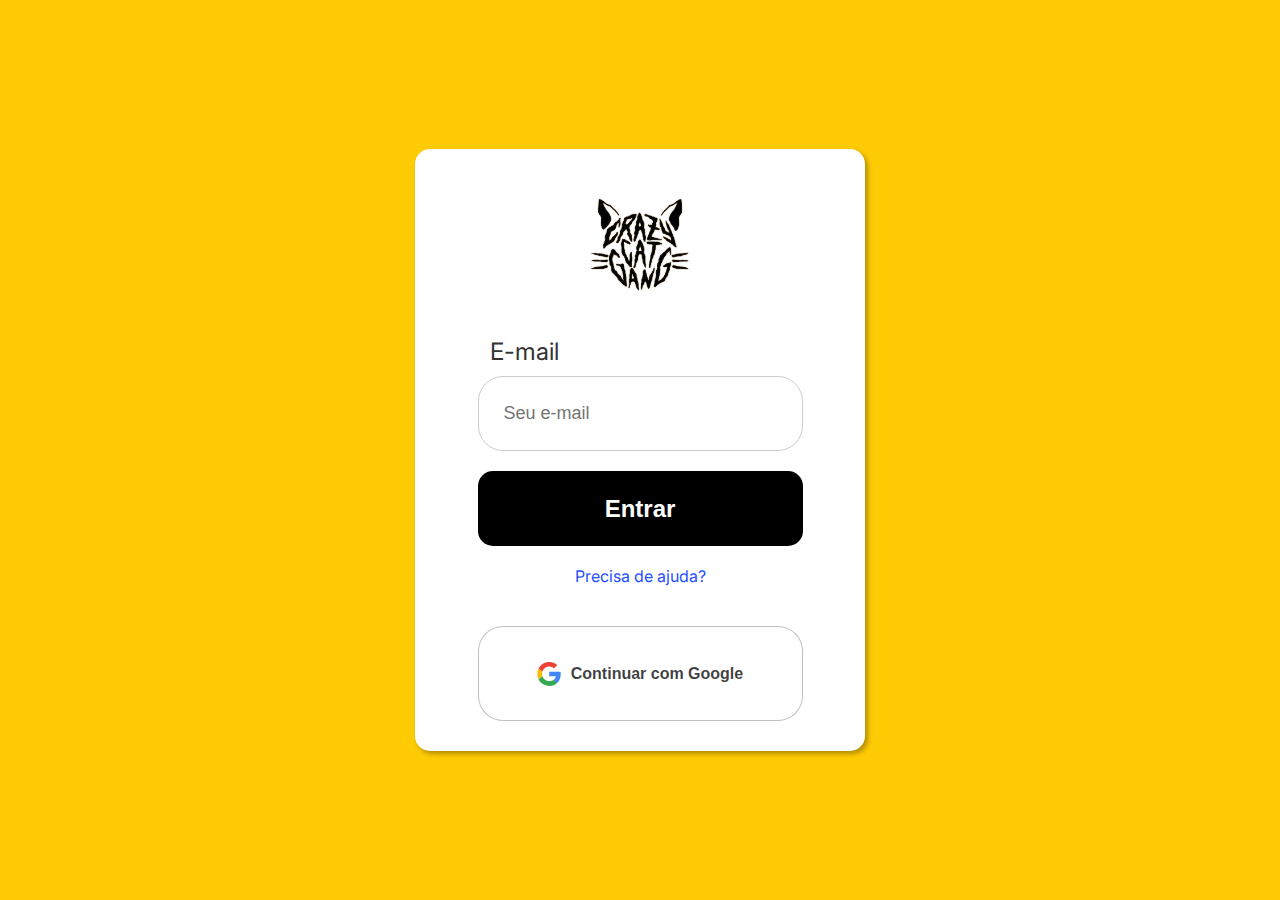
<file: index.html>
<!DOCTYPE html>
<html lang="pt-br">

<head>
    <link href="https://fonts.googleapis.com/css2?family=Inter:wght@100..900&display=swap" rel="stylesheet">

    <meta charset="UTF-8">
    <meta name="viewport" content="width=device-width, initial-scale=1.0">
    <title>Login | Cat Manager</title>
    <link rel="icon" type="image/x-icon" href="/assets/favicon.ico">
    <link rel="icon" type="image/x-icon" href="/assets/favicon-32x32.png" sizes="32x32">
    <link rel="stylesheet" href="styles.css">

    <link rel="preconnect" href="https://fonts.googleapis.com">
    <link rel="preconnect" href="https://fonts.gstatic.com" crossorigin>

</head>

<body>
    <div class="login-container">
        <div class="login-card">
            <div class="title-container">
                <img src="/assets/logo-ccg.svg" alt="Logo da Crazy Cat Gang" />
            </div>

            <label for="email_input">E-mail</label><br>
            <input name="email_input" type="email" class="login-input" placeholder="Seu e-mail">
            <button class="login-button">Entrar</button>
            <a href="/pages/form1/index.html" class="help-link">Precisa de ajuda?</a>
            <div class="google-container">
                <button class="google-button">
                    <svg xmlns="http://www.w3.org/2000/svg" preserveAspectRatio="xMidYMid" viewBox="0 0 256 262">
                        <path fill="#4285F4"
                            d="M255.878 133.451c0-10.734-.871-18.567-2.756-26.69H130.55v48.448h71.947c-1.45 12.04-9.283 30.172-26.69 42.356l-.244 1.622 38.755 30.023 2.685.268c24.659-22.774 38.875-56.282 38.875-96.027">
                        </path>
                        <path fill="#34A853"
                            d="M130.55 261.1c35.248 0 64.839-11.605 86.453-31.622l-41.196-31.913c-11.024 7.688-25.82 13.055-45.257 13.055-34.523 0-63.824-22.773-74.269-54.25l-1.531.13-40.298 31.187-.527 1.465C35.393 231.798 79.49 261.1 130.55 261.1">
                        </path>
                        <path fill="#FBBC05"
                            d="M56.281 156.37c-2.756-8.123-4.351-16.827-4.351-25.82 0-8.994 1.595-17.697 4.206-25.82l-.073-1.73L15.26 71.312l-1.335.635C5.077 89.644 0 109.517 0 130.55s5.077 40.905 13.925 58.602l42.356-32.782">
                        </path>
                        <path fill="#EB4335"
                            d="M130.55 50.479c24.514 0 41.05 10.589 50.479 19.438l36.844-35.974C195.245 12.91 165.798 0 130.55 0 79.49 0 35.393 29.301 13.925 71.947l42.211 32.783c10.59-31.477 39.891-54.251 74.414-54.251">
                        </path>
                    </svg>
                    Continuar com Google
                </button>
            </div>



        </div>
    </div>
</body>

</html>
</file>
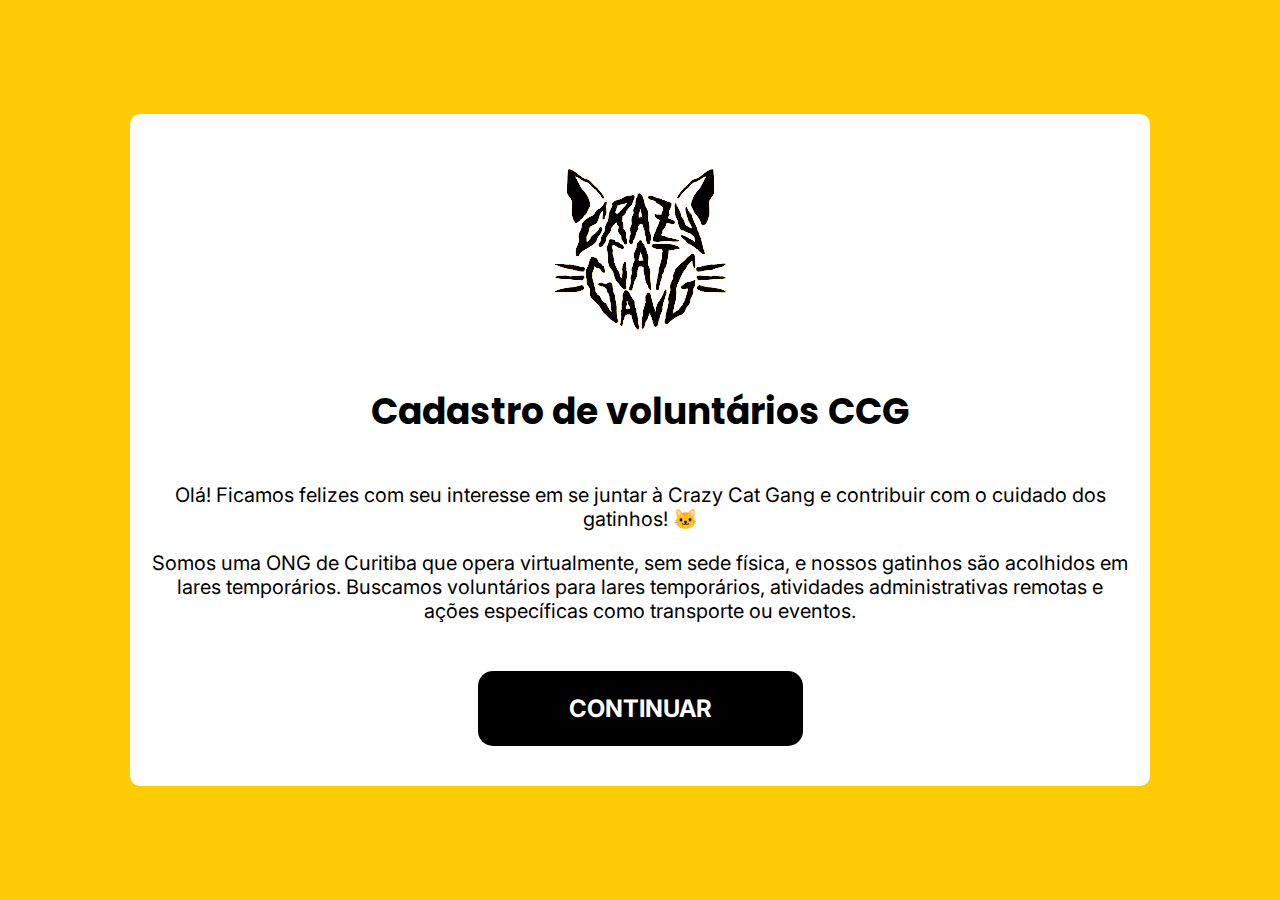
<file: pages/form1/index.html>
<!DOCTYPE html>
<html lang="pt-br">

<head>
    <meta charset="UTF-8">
    <meta name="viewport" content="width=device-width, initial-scale=1.0">
    <title>Inscrição Voluntário | Cat Manager</title>
    <link rel="icon" type="image/x-icon" href="/assets/favicon.ico">
    <link rel="icon" type="image/x-icon" href="/assets/favicon-32x32.png" sizes="32x32">
    <link rel="stylesheet" href="styles.css">

    <link rel="preconnect" href="https://fonts.googleapis.com">
    <link rel="preconnect" href="https://fonts.gstatic.com" crossorigin>
    <link
        href="https://fonts.googleapis.com/css2?family=Inter:wght@100..900&family=Poppins:ital,wght@0,100;0,200;0,300;0,400;0,500;0,600;0,700;0,800;0,900;1,100;1,200;1,300;1,400;1,500;1,600;1,700;1,800;1,900&display=swap"
        rel="stylesheet">
</head>

<body>
    <div class="container">
        <img clas="logo" src="/assets/logo-ccg.svg" width="225" height="225" alt="Logo da Crazy Cat Gang" />
        <h1>Cadastro de voluntários CCG</h1>
        <div class="description">
            <p>Olá! Ficamos felizes com seu interesse em se juntar à Crazy Cat Gang e contribuir com o cuidado dos
                gatinhos! 🐱</p>
            <p>Somos uma ONG de Curitiba que opera virtualmente, sem sede física, e nossos gatinhos são acolhidos em
                lares temporários. Buscamos voluntários para lares temporários, atividades administrativas remotas e
                ações específicas como transporte ou eventos.</p>
        </div>
        <a href="/pages/form2/index.html" class="button">CONTINUAR</a>
    </div>
</body>

</html>
</file>
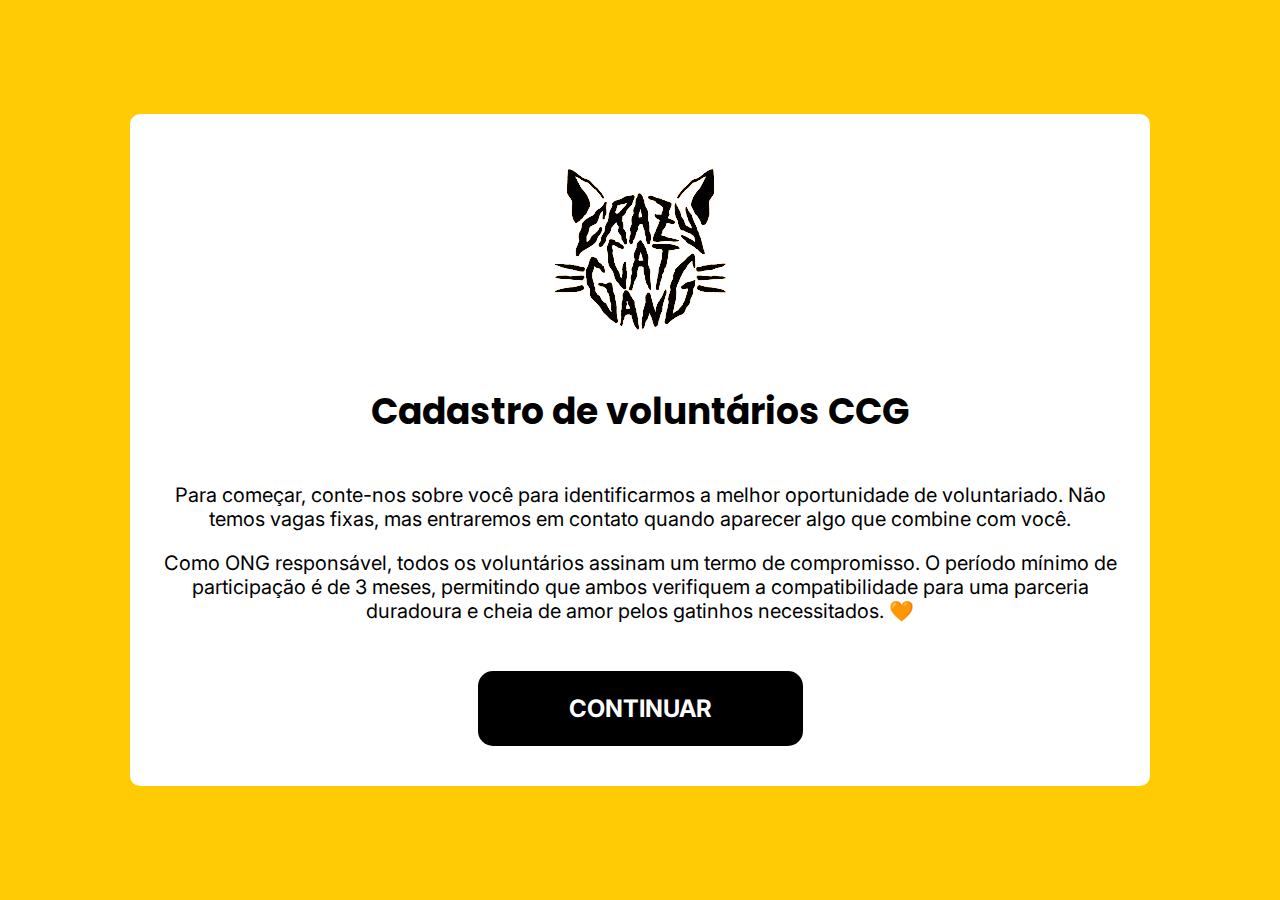
<file: pages/form2/index.html>
<!DOCTYPE html>
<html lang="pt-br">

<head>
    <meta charset="UTF-8">
    <meta name="viewport" content="width=device-width, initial-scale=1.0">
    <title>Inscrição Voluntário | Cat Manager</title>
    <link rel="icon" type="image/x-icon" href="/assets/favicon.ico">
    <link rel="icon" type="image/x-icon" href="/assets/favicon-32x32.png" sizes="32x32">
    <link rel="stylesheet" href="styles.css">

    <link rel="preconnect" href="https://fonts.googleapis.com">
    <link rel="preconnect" href="https://fonts.gstatic.com" crossorigin>
    <link
        href="https://fonts.googleapis.com/css2?family=Inter:wght@100..900&family=Poppins:ital,wght@0,100;0,200;0,300;0,400;0,500;0,600;0,700;0,800;0,900;1,100;1,200;1,300;1,400;1,500;1,600;1,700;1,800;1,900&display=swap"
        rel="stylesheet">
</head>

<body>
    <div class="container">
        <img clas="logo" src="/assets/logo-ccg.svg" width="225" height="225" alt="Logo da Crazy Cat Gang" />
        <h1>Cadastro de voluntários CCG</h1>
        <div class="description">
            <p>Para começar, conte-nos sobre você para identificarmos a melhor oportunidade de voluntariado. Não temos
                vagas fixas, mas entraremos em contato quando aparecer algo que combine com você.
            </p>
            <p>Como ONG responsável, todos os voluntários assinam um termo de compromisso. O período mínimo de
                participação é de 3 meses, permitindo que ambos verifiquem a compatibilidade para uma parceria duradoura
                e cheia de amor pelos gatinhos necessitados. 🧡</p>
        </div>
        <a href="/pages/form3/index.html" class="button">CONTINUAR</a>
    </div>
</body>

</html>
</file>
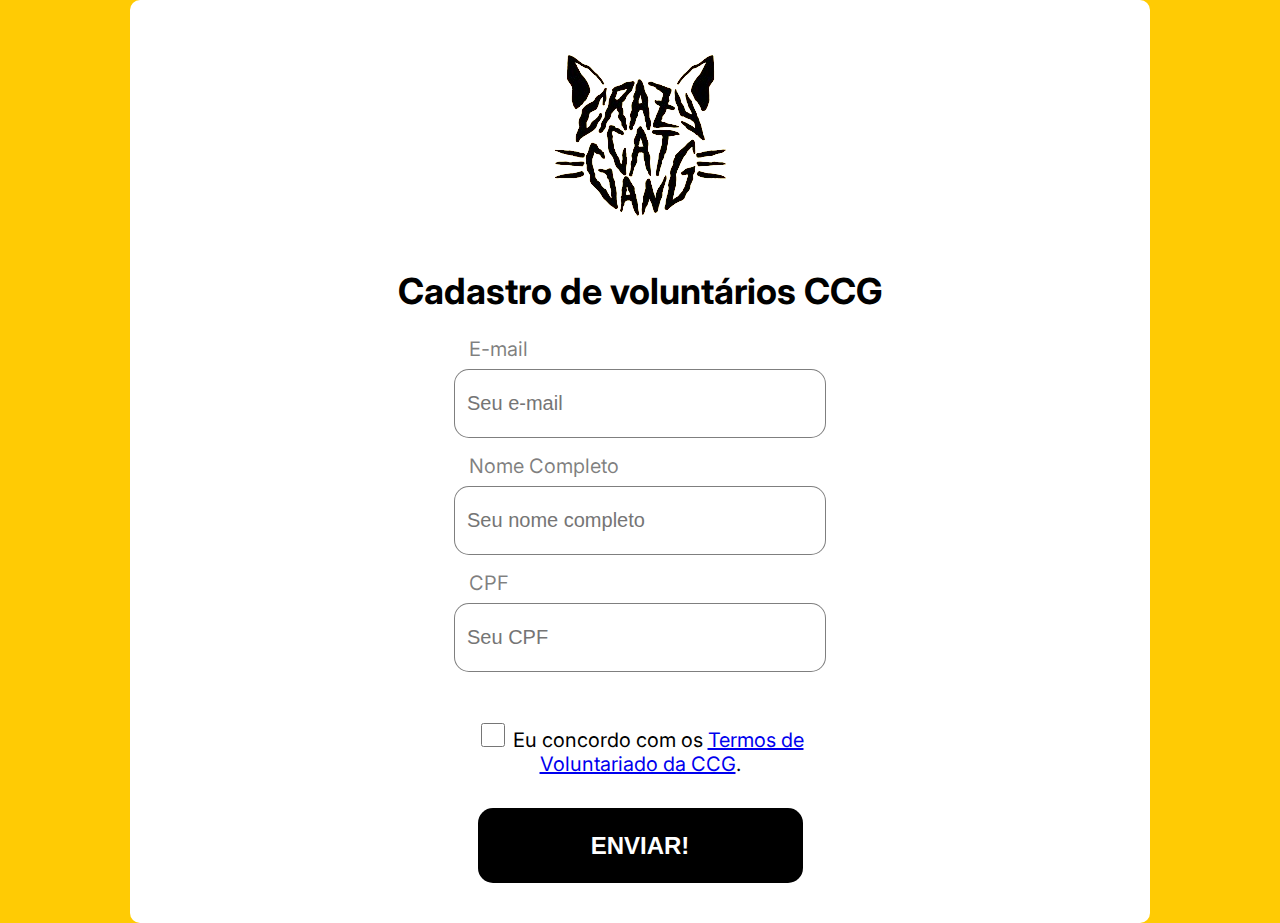
<file: pages/form3/index.html>
<!DOCTYPE html>
<html lang="pt-br">

<head>
    <meta charset="UTF-8">
    <meta name="viewport" content="width=device-width, initial-scale=1.0">
    <title>Cadastro de Voluntários CCG</title>
    <link rel="icon" type="image/x-icon" href="/assets/favicon.ico">
    <link rel="icon" type="image/x-icon" href="/assets/favicon-32x32.png" sizes="32x32">
    <link rel="stylesheet" href="styles.css"> <!-- Estilos da segunda página -->
    <link href="https://fonts.googleapis.com/css2?family=Inter:wght@100..900&display=swap" rel="stylesheet">
</head>

<body>
    <div class="container">
        <img class="logo" src="/assets/logo-ccg.svg" alt="Logo da Crazy Cat Gang" />
        <h1>Cadastro de voluntários CCG</h1>
        <form class="info" action="/pages/form4/index.html">
            <div>
                <label for="email_input">E-mail</label>
                <input name="email_input" placeholder="Seu e-mail" type="email" required>
            </div>

            <div>
                <label for="name_input">Nome Completo</label>
                <input name="name_input" placeholder="Seu nome completo" type="text" required>
            </div>

            <div>
                <label for="cpf_input">CPF</label>
                <input name="cpf_input" placeholder="Seu CPF" type="text" required>
            </div>
        </form>

        <div class="check">
            <input type="checkbox" id="concordotermos" required>
            <label for="concordotermos">Eu concordo com os </label><a href="#">Termos de Voluntariado da CCG</a>.
        </div>

        <div>
            <button class="button" type="submit" onclick="document.location='/pages/form4/index.html'">ENVIAR!</button>
        </div>
    </div>
</body>

</html>
</file>
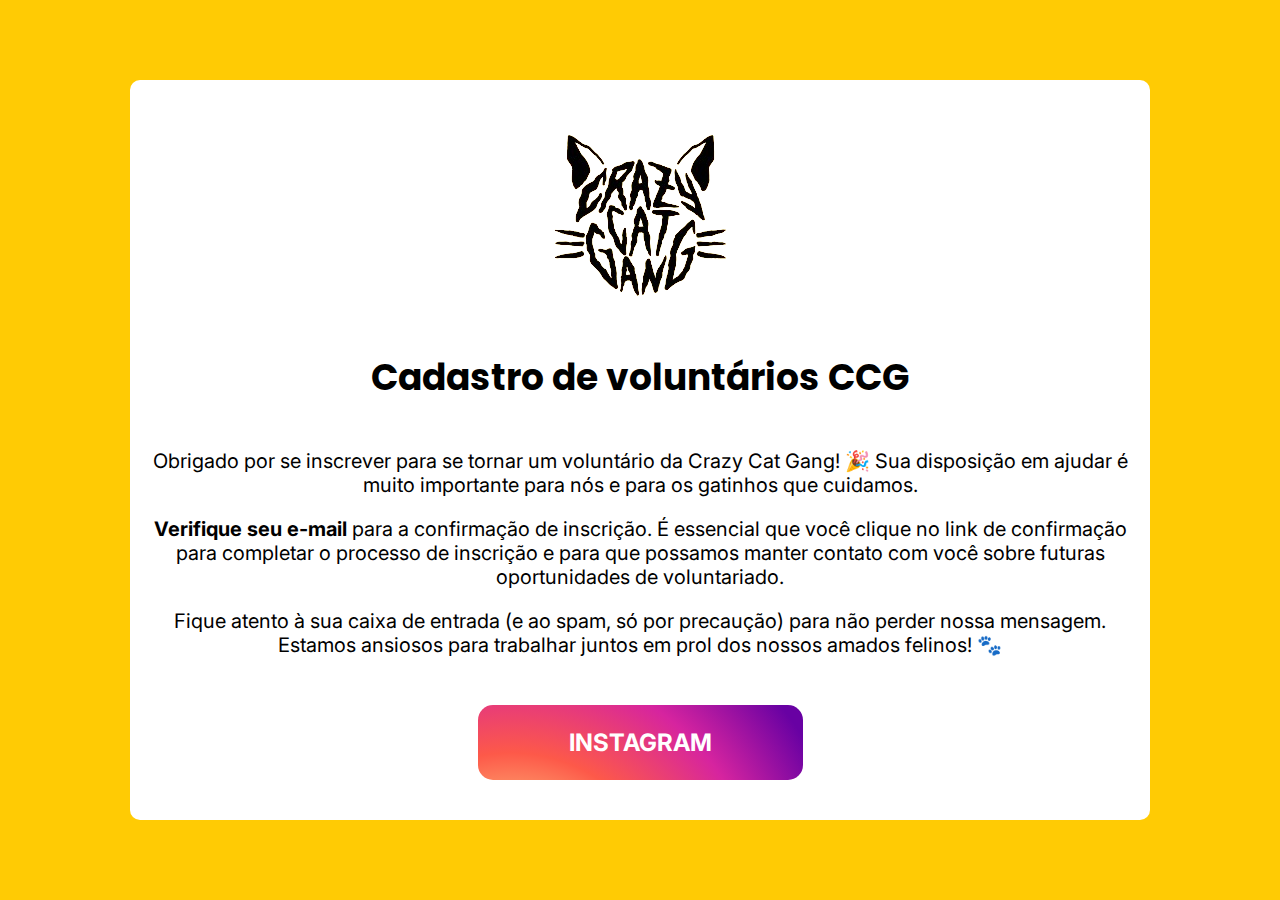
<file: pages/form4/index.html>
<!DOCTYPE html>
<html lang="pt-br">

<head>
    <meta charset="UTF-8">
    <meta name="viewport" content="width=device-width, initial-scale=1.0">
    <title>Inscrição Concluída | Cat Manager</title>
    <link rel="icon" type="image/x-icon" href="/assets/favicon.ico">
    <link rel="icon" type="image/x-icon" href="/assets/favicon-32x32.png" sizes="32x32">
    <link rel="stylesheet" href="styles.css">

    <link rel="preconnect" href="https://fonts.googleapis.com">
    <link rel="preconnect" href="https://fonts.gstatic.com" crossorigin>
    <link
        href="https://fonts.googleapis.com/css2?family=Inter:wght@100..900&family=Poppins:ital,wght@0,100;0,200;0,300;0,400;0,500;0,600;0,700;0,800;0,900;1,100;1,200;1,300;1,400;1,500;1,600;1,700;1,800;1,900&display=swap"
        rel="stylesheet">
</head>

<body>
    <div class="container">
        <img clas="logo" src="/assets/logo-ccg.svg" width="225" height="225" alt="Logo da Crazy Cat Gang" />
        <h1>Cadastro de voluntários CCG</h1>
        <div class="description">
            <p>Obrigado por se inscrever para se tornar um voluntário da Crazy Cat Gang! 🎉 Sua disposição em ajudar é
                muito importante para nós e para os gatinhos que cuidamos.
            </p>
            <p>
                <strong>Verifique seu e-mail</strong> para a confirmação de inscrição. É essencial que você clique no
                link de confirmação
                para completar o processo de inscrição e para que possamos manter contato com você sobre futuras
                oportunidades de voluntariado.
            </p>
            <p>
                Fique atento à sua caixa de entrada (e ao spam, só por precaução) para não perder nossa mensagem.
                Estamos ansiosos para trabalhar juntos em prol dos nossos amados felinos! 🐾
            </p>
        </div>
        <a href="https://www.instagram.com/crazycatgang/" class="button">INSTAGRAM</a>
    </div>
</body>

</html>
</file>
<file: pages/form1/styles.css>
body {
    margin: 0;
    padding: 0;
    background-color: #FFCB04;
    display: flex;
    justify-content: center;
    align-items: center;
    min-height: 100vh;
    font-family: "Inter", sans-serif;
}

.container {
    background-color: #FFF;
    width: 980px;
    padding: 20px;
    text-align: center;
    border-radius: 10px;
    display: flex;
    flex-direction: column;
    align-items: center;
}

.logo {
    width: 225px;
    height: 225px;
}

h1 {
    font-size: 36px;
    font-weight: bold;
    font-family: "Poppins", "Inter", sans-serif;
}

.description p {
    margin-bottom: 16px;
    font-size: 20px;
}

.container .button {
    margin-top: 32px;
    margin-bottom: 20px;
}

.button {
    width: 325px;
    height: 75px;
    background-color: black;
    color: #fff;
    font-weight: bold;
    border: none;
    border-radius: 15px;
    cursor: pointer;
    transition: background-color 0.3s ease;
    display: flex;
    align-items: center;
    justify-content: center;
    text-decoration: none;
    font-size: 24px;
    text-align: center;
}

.button:hover {
    background-color: #FFCB04;
}
</file>
<file: pages/form2/styles.css>
body {
    margin: 0;
    padding: 0;
    background-color: #FFCB04;
    display: flex;
    justify-content: center;
    align-items: center;
    min-height: 100vh;
    font-family: "Inter", sans-serif;
}

.container {
    background-color: #FFF;
    width: 980px;
    padding: 20px;
    text-align: center;
    border-radius: 10px;
    display: flex;
    flex-direction: column;
    align-items: center;
}

.logo {
    width: 225px;
    height: 225px;
}

h1 {
    font-size: 36px;
    font-weight: bold;
    font-family: "Poppins", "Inter", sans-serif;
}

.description p {
    margin-bottom: 16px;
    font-size: 20px;
}

.container .button {
    margin-top: 32px;
    margin-bottom: 20px;
}

.button {
    width: 325px;
    height: 75px;
    background-color: black;
    color: #fff;
    font-weight: bold;
    border: none;
    border-radius: 15px;
    cursor: pointer;
    transition: background-color 0.3s ease;
    display: flex;
    align-items: center;
    justify-content: center;
    text-decoration: none;
    font-size: 24px;
    text-align: center;
}

.button:hover {
    background-color: #FFCB04;
}
</file>
<file: pages/form3/styles.css>
body {
    margin: 0;
    padding: 0;
    background-color: #FFCB04;
    display: flex;
    justify-content: center;
    align-items: center;
    min-height: 100vh;
    font-family: "Inter", sans-serif;
}

.container {
    background-color: #FFF;
    width: 980px;
    padding: 20px;
    text-align: center;
    border-radius: 10px;
    display: flex;
    flex-direction: column;
    align-items: center;
}

.logo {
    width: 225px;
    height: 225px;
}

h1 {
    font-size: 36px;
    font-weight: bold;
    font-family: "Poppins", "Inter", sans-serif;
}

.description p {
    margin-bottom: 16px;
    font-size: 20px;
}

.container .button {
    margin-top: 32px;
    margin-bottom: 20px;
}

.button {
    width: 325px;
    height: 75px;
    background-color: black;
    color: #fff;
    font-weight: bold;
    border: none;
    border-radius: 15px;
    cursor: pointer;
    transition: background-color 0.3s ease;
    display: flex;
    align-items: center;
    justify-content: center;
    text-decoration: none;
    font-size: 24px;
    text-align: center;
}

.button:hover {
    background-color: #FFCB04;
}

/* Estilos para os inputs */
.info div {
    position: relative;
    /* Para posicionar os labels de forma absoluta em relação aos inputs */
    margin-top: 32px;
    margin-bottom: 48px;

}

.info input {
    width: 356px;
    height: 65px;
    border: 0.5px solid rgba(0, 0, 0, 0.5);
    background-color: rgba(255, 255, 255, 0.5);
    border-radius: 15px;
    font-size: 20px;
    color: rgba(0, 0, 0, 0.5);
    padding-left: 12px;
}

.info label {
    position: absolute;
    left: 15px;
    top: -32px;
    font-size: 20px;
    color: rgba(0, 0, 0, 0.5);
}

.check {
    max-width: 365px;
    font-size: 20px;
}

.check input {
    height: 24px;
    width: 24px;
}
</file>
<file: pages/form4/styles.css>
body {
    margin: 0;
    padding: 0;
    background-color: #FFCB04;
    display: flex;
    justify-content: center;
    align-items: center;
    min-height: 100vh;
    font-family: "Inter", sans-serif;
}

.container {
    background-color: #FFF;
    width: 980px;
    padding: 20px;
    text-align: center;
    border-radius: 10px;
    display: flex;
    flex-direction: column;
    align-items: center;
}

.logo {
    width: 225px;
    height: 225px;
}

h1 {
    font-size: 36px;
    font-weight: bold;
    font-family: "Poppins", "Inter", sans-serif;
}

.description p {
    margin-bottom: 16px;
    font-size: 20px;
}

.container .button {
    margin-top: 32px;
    margin-bottom: 20px;
}

.button {
    width: 325px;
    height: 75px;
    background-color: black;
    color: #fff;
    font-weight: bold;
    border: none;
    border-radius: 15px;
    cursor: pointer;
    transition: background-color 0.3s ease;
    display: flex;
    align-items: center;
    justify-content: center;
    text-decoration: none;
    font-size: 24px;
    text-align: center;

    background-size: 250%;
    background-position-x: 10%;


    background: radial-gradient(circle at 10% 280%,
            #fdf497 0%,
            #fdf497 15%,
            #fd5949 45%,
            #d6249f 70%,
            #6801a3 95%);
    -webkit-text-fill-color: white;

    transition: background-position-x 0.5s linear;
    transition: transform 0.2s linear;
}

.button {
    margin-left: 100px;
    margin-right: 100px;
    margin-top: 20px;
    border: none;
    display: flex;
    flex-direction: column;
}

.button:hover {
    background-position-x: 10%;
    transform: scale(1.02);
}
</file>
<file: styles.css>
/* Reset de estilos */
* {
    margin: 0;
    padding: 0;
    box-sizing: border-box;
}

body {
    background: #FFCB04;
    height: 100vh;
    display: flex;
    justify-content: center;
    align-items: center;
    font-family: "Inter", sans-serif;
    color: #333;
}

.login-container {
    width: 100%;
    display: flex;
    justify-content: center;
    align-items: center;

}

.login-card {
    width: 450px;
    background-color: #fff;
    border-radius: 15px;
    box-shadow: 0px 0px 20px rgba(0, 0, 0, 0.1);
    padding: 30px;
    text-align: center;
    box-shadow: 3px 3px 5px rgba(0, 0, 0, 0.3);
}

.title-container {
    display: flex;
    align-items: center;
    justify-content: center;
    margin-bottom: 30px;
}

.icon {
    width: 32px;
    height: 32px;
    margin-right: 10px;
    fill: #000000;
    margin-bottom: 30px;
}

.login-title {
    font-size: 32px;
    font-weight: bold;
    margin-bottom: 30px;
}

label {
    font-size: 24px;
    display: block;
    text-align: left;
    margin-left: 45px;
    margin-bottom: -10px;
}

.login-input {
    width: 325px;
    height: 75px;
    margin-bottom: 20px;
    padding: 10px;
    font-size: 18px;
    border: 1px solid #ccc;
    border-radius: 25px;
    padding-left: 25px;
}

.login-button {
    width: 325px;
    height: 75px;
    background-color: black;
    color: #fff;
    font-size: 24px;
    font-weight: bold;
    border: none;
    border-radius: 15px;
    cursor: pointer;
    margin-bottom: 20px;
    transition: background-color 0.3s ease;

}

.login-button:hover {
    background-color: #FFCB04;
}

.help-link {
    font-size: 16px;
    color: #1F4FFF;
    text-decoration: none;
    margin-bottom: 20px;
    display: inline-block;
}

.help-link:hover {
    text-decoration: underline;
}

.google-container {
    display: inline-block;
}

.google-button {
    display: flex;
    align-items: center;
    justify-content: center;
    width: 325px;
    height: 95px;
    background-color: #fff;
    border: 1px solid rgba(0, 0, 0, 0.25);
    border-radius: 25px;
    cursor: pointer;
    margin-top: 20px;
    padding: 10px;
    font-weight: bold;
    font-size: 16px;
    color: rgba(0, 0, 0, 0.75);
}

.google-button svg {
    width: 24px;
    height: 24px;
    fill: #4285F4;
    margin-right: 10px;
}

.google-button:hover {
    transform: scale(1.02);
}
</file>
